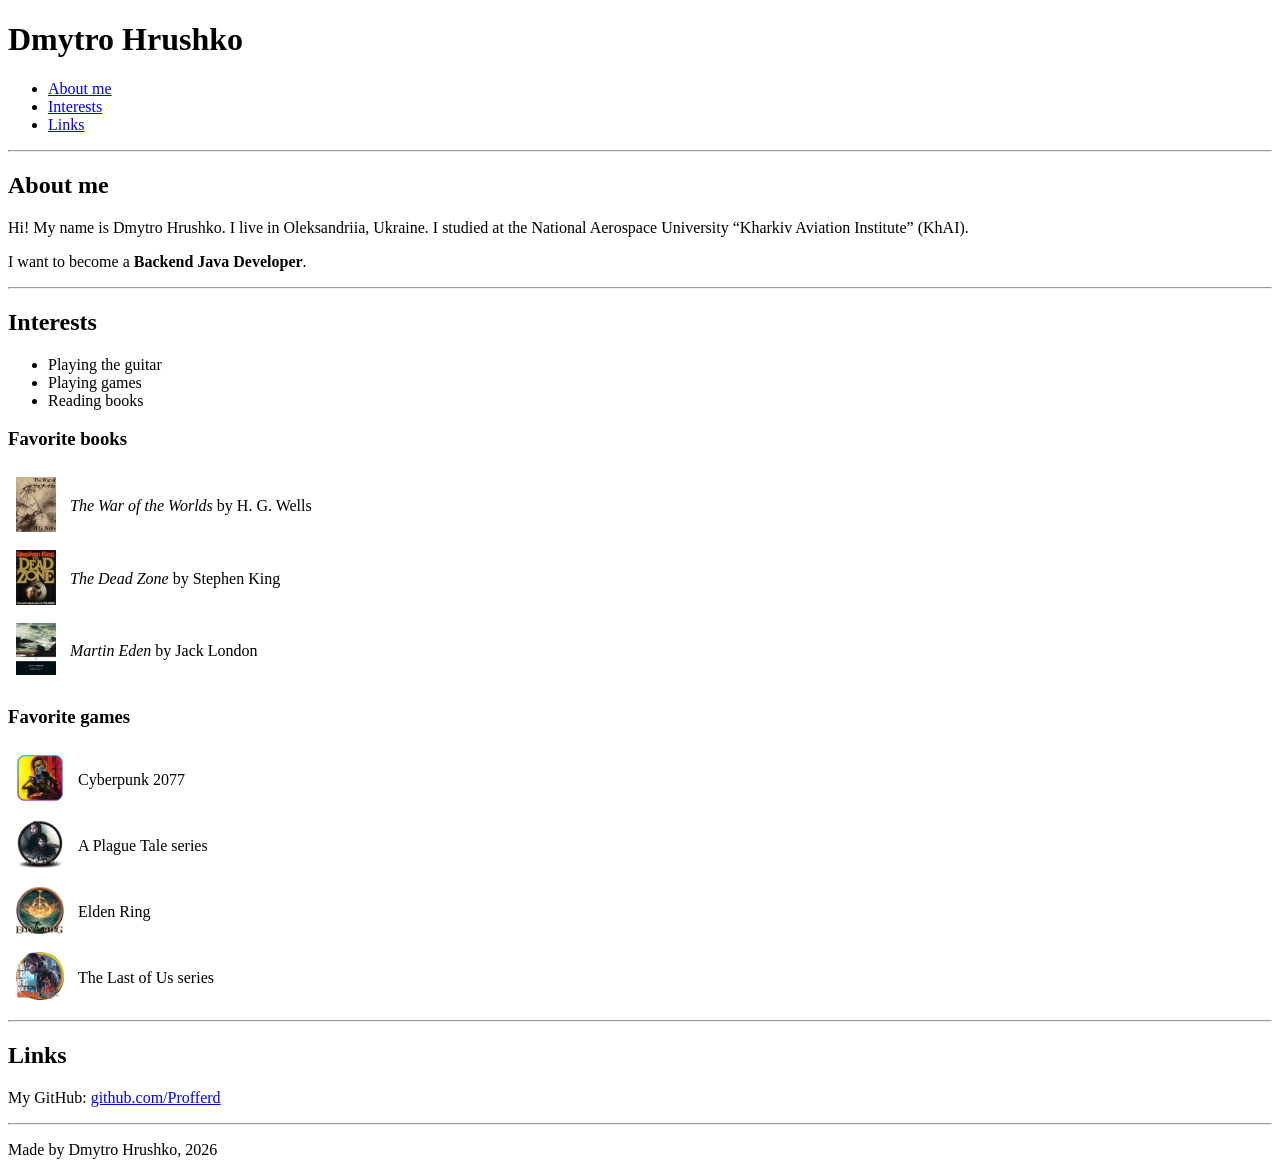
<file: index.html>
<!DOCTYPE html>
<html lang="en">
<head>
    <meta charset="UTF-8">
    <meta name="viewport" content="width=device-width, initial-scale=1.0">
    <title>Dmytro Hrushko</title>
</head>

<body>

<header>
    <h1>Dmytro Hrushko</h1>

    <nav>
        <ul>
            <li><a href="#about">About me</a></li>
            <li><a href="#interests">Interests</a></li>
            <li><a href="#links">Links</a></li>
        </ul>
    </nav>
</header>

<hr>

<main>
    <section id="about">
        <h2>About me</h2>
        <p>
            Hi! My name is Dmytro Hrushko. I live in Oleksandriia, Ukraine.
            I studied at the National Aerospace University
            &ldquo;Kharkiv Aviation Institute&rdquo; (KhAI).
        </p>
        <p>
            I want to become a <strong>Backend Java Developer</strong>.
        </p>
    </section>

    <hr>

    <section id="interests">
        <h2>Interests</h2>
        <ul>
            <li>Playing the guitar</li>
            <li>Playing games</li>
            <li>Reading books</li>
        </ul>

        <h3>Favorite books</h3>
        <table cellpadding="6">
            <colgroup>
                <col style="width: 50px;">
                <col style="width: auto;">
            </colgroup>
            <tr>
                <td><img src="images/wellscover.jpg" width="40" height="55" alt="Wells booke cover"></td>
                <td><em>The War of the Worlds</em> by H. G. Wells</td>
            </tr>
            <tr>
                <td><img src="images/kingcover.jpg" width="40" height="55" alt="King book cover"></td>
                <td><em>The Dead Zone</em> by Stephen King</td>
            </tr>
            <tr>
                <td><img src="images/londoncover.jpg" width="40" height="52" alt="London book cover"></td>
                <td><em>Martin Eden</em> by Jack London</td>
            </tr>
        </table>

        <h3>Favorite games</h3>
        <table cellpadding="6">
            <colgroup>
                <col style="width: 50px;">
                <col style="width: auto;">
            </colgroup>
            <tr>
                <td><img src="images/cyberpunk.png" width="48" height="48" alt="Cyberpunk 2077 icon"></td>
                <td>Cyberpunk 2077</td>
            </tr>
            <tr>
                <td><img src="images/plaguetale.png" width="48" height="48" alt="A Plague Tale icon"></td>
                <td>A Plague Tale series</td>
            </tr>
            <tr>
                <td><img src="images/eldenring.png" width="48" height="48" alt="Elden Ring icon"></td>
                <td>Elden Ring</td>
            </tr>
            <tr>
                <td><img src="images/thelastofus.png" width="48" height="48" alt="The Last of Us icon"></td>
                <td>The Last of Us series</td>
            </tr>
        </table>
    </section>

    <hr>

    <section id="links">
        <h2>Links</h2>
        <p>
            My GitHub:
            <a href="https://github.com/Profferd" target="_blank">github.com/Profferd</a>
        </p>
    </section>
</main>

<hr>

<footer>
    <p>Made by Dmytro Hrushko, 2026</p>
</footer>

</body>
</html>
</file>
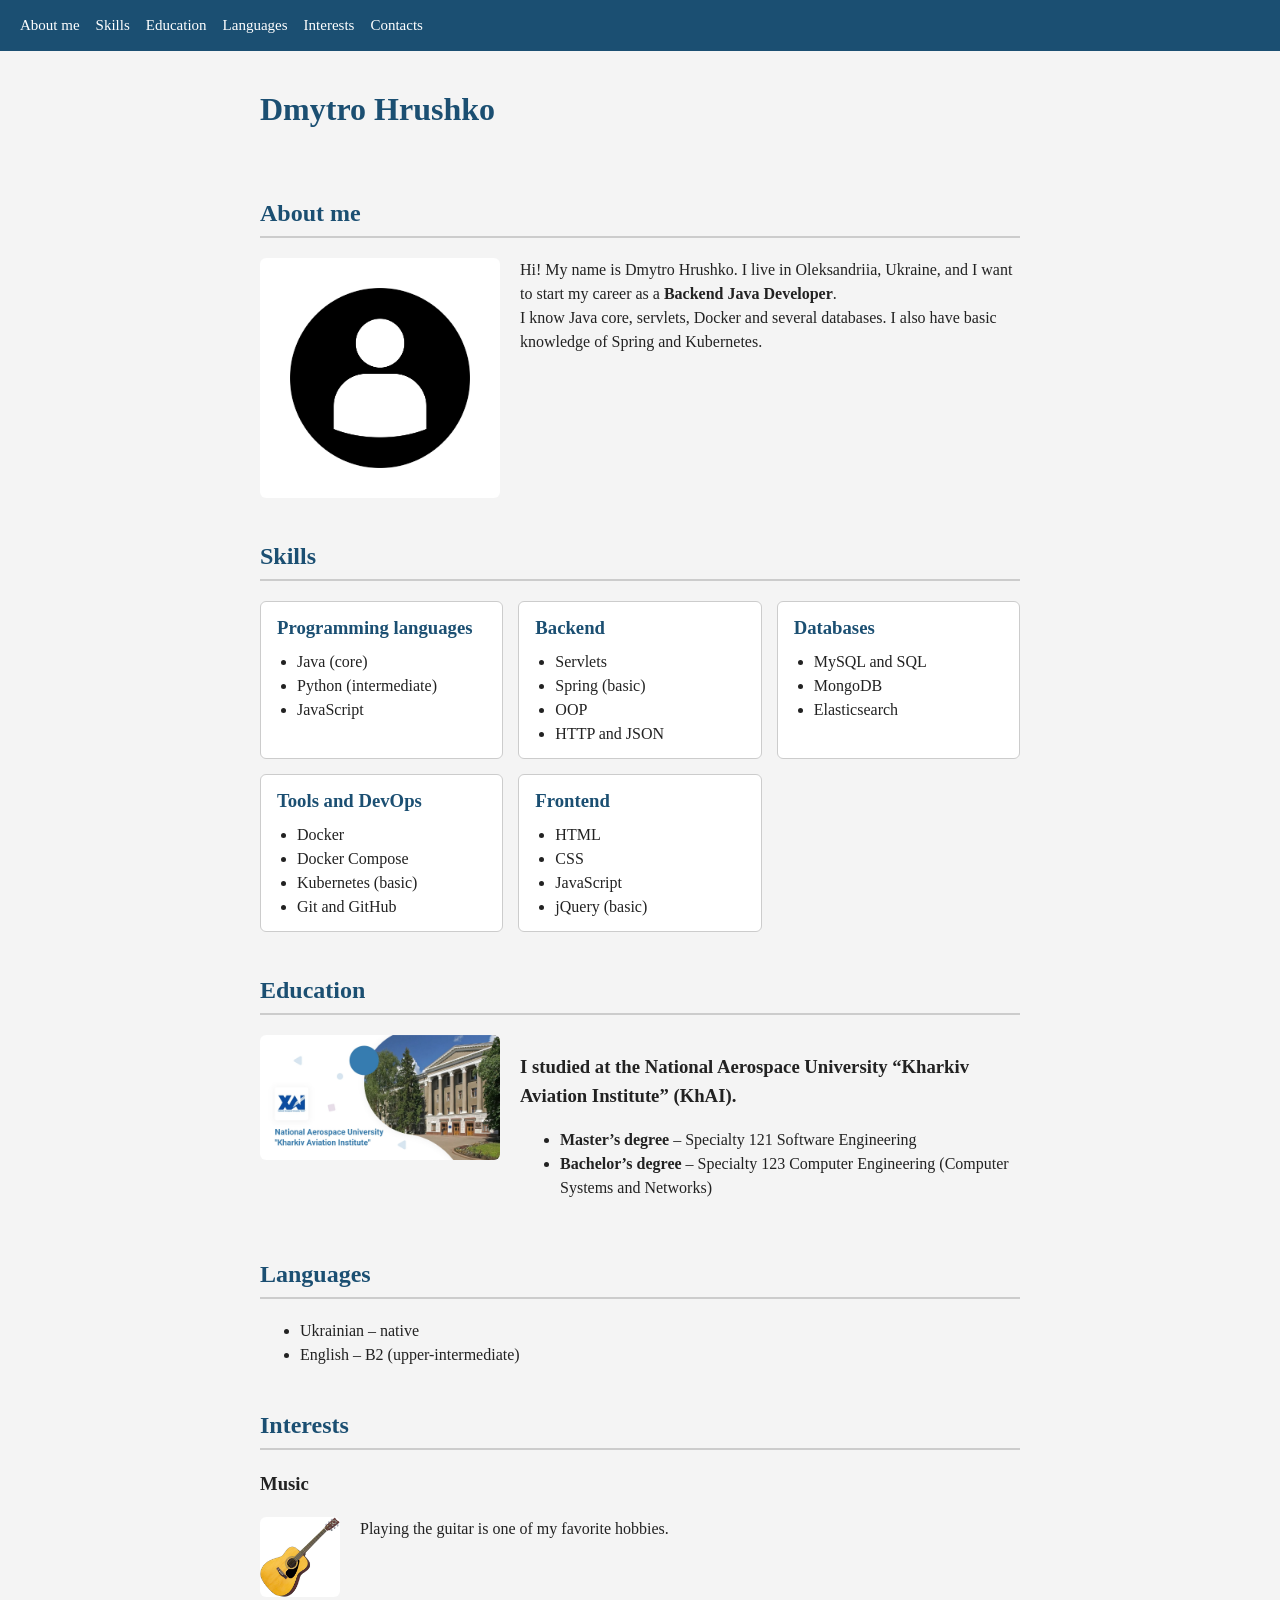
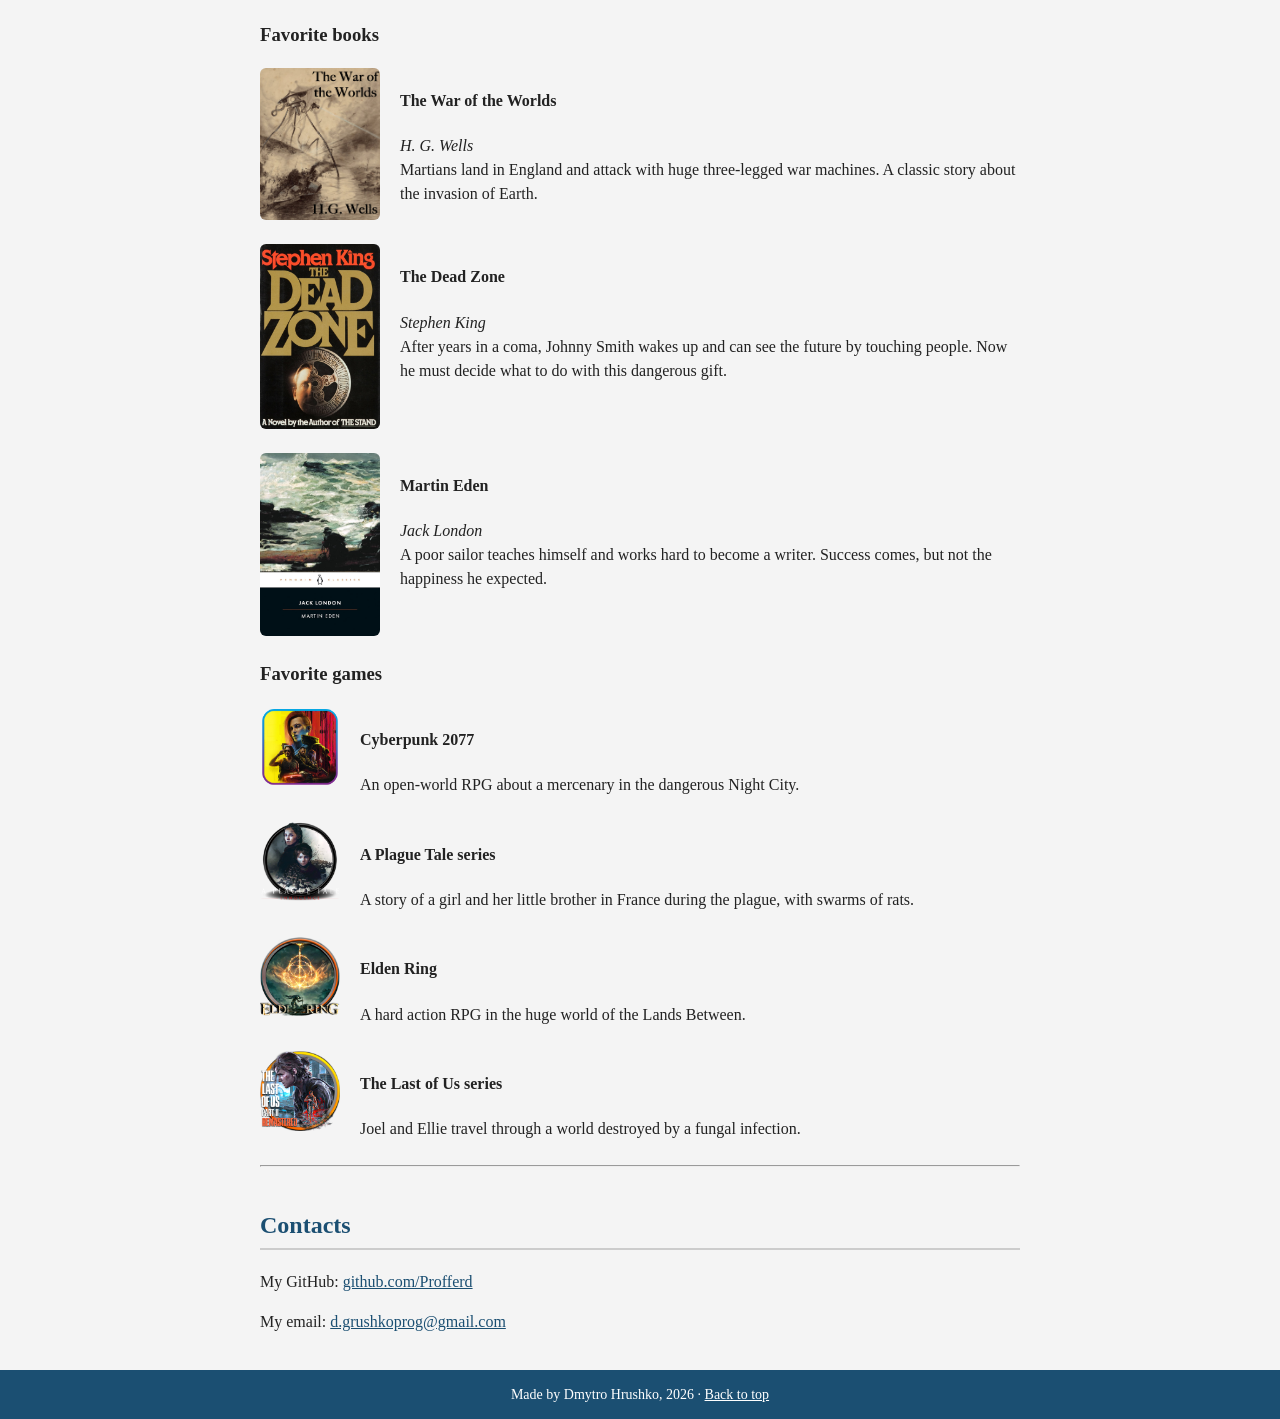
<file: task2/index.html>
<!DOCTYPE html>
<html lang="en">
<head>
    <meta charset="UTF-8">
    <meta name="viewport" content="width=device-width, initial-scale=1.0">
    <link rel="stylesheet" href="style.css">
    <title>Dmytro Hrushko</title>
</head>

<body>

<nav>
    <a href="#about">About me</a>
    <a href="#skills">Skills</a>
    <a href="#education">Education</a>
    <a href="#languages">Languages</a>
    <a href="#interests">Interests</a>
    <a href="#contacts">Contacts</a>
</nav>

<header id="top">
    <h1>Dmytro Hrushko</h1>
</header>


<main>
    <section id="about">
        <h2>About me</h2>
        <div class="item">
            <img class="big" src="images/user-icon.jpg" alt="Photo of me:)">
            <div class="text">
                <p>
                    Hi! My name is Dmytro Hrushko. I live in Oleksandriia, Ukraine,
                    and I want to start my career as a <strong>Backend Java Developer</strong>.
                </p>
                <p>
                    I know Java core, servlets, Docker and several databases.
                    I also have basic knowledge of Spring and Kubernetes.
                </p>
            </div>
        </div>
    </section>

    <section id="skills">
        <h2>Skills</h2>
        <div class="skills">

            <div class="skill-box">
                <h3>Programming languages</h3>
                <ul>
                    <li>Java (core)</li>
                    <li>Python (intermediate)</li>
                    <li>JavaScript</li>
                </ul>
            </div>

            <div class="skill-box">
                <h3>Backend</h3>
                <ul>
                    <li>Servlets</li>
                    <li>Spring (basic)</li>
                    <li>OOP</li>
                    <li>HTTP and JSON</li>
                </ul>
            </div>

            <div class="skill-box">
                <h3>Databases</h3>
                <ul>
                    <li>MySQL and SQL</li>
                    <li>MongoDB</li>
                    <li>Elasticsearch</li>
                </ul>
            </div>

            <div class="skill-box">
                <h3>Tools and DevOps</h3>
                <ul>
                    <li>Docker</li>
                    <li>Docker Compose</li>
                    <li>Kubernetes (basic)</li>
                    <li>Git and GitHub</li>
                </ul>
            </div>

            <div class="skill-box">
                <h3>Frontend</h3>
                <ul>
                    <li>HTML</li>
                    <li>CSS</li>
                    <li>JavaScript</li>
                    <li>jQuery (basic)</li>
                </ul>
            </div>

        </div>
    </section>

    <section id="education">
        <h2>Education</h2>
        <div class="item">
            <img class="big" src="images/khai.jpg" alt="National Aerospace University KhAI">
            <div class="text">
                <h3>
                    I studied at the National Aerospace University
                    &ldquo;Kharkiv Aviation Institute&rdquo; (KhAI).
                </h3>
                <ul>
                    <li>
                        <strong>Master&rsquo;s degree</strong> &ndash; Specialty 121
                        Software Engineering
                    </li>
                    <li>
                        <strong>Bachelor&rsquo;s degree</strong> &ndash; Specialty 123
                        Computer Engineering (Computer Systems and Networks)
                    </li>
                </ul>
            </div>
        </div>
    </section>

    <section id="languages">
        <h2>Languages</h2>
        <ul>
            <li>Ukrainian &ndash; native</li>
            <li>English &ndash; B2 (upper-intermediate)</li>
        </ul>
    </section>

    <section id="interests">
        <h2>Interests</h2>

        <h3>Music</h3>
        <div class="item">
            <img class="icon" src="images/myguitar.png" alt="My guitar">
            <div class="text">
                <p>Playing the guitar is one of my favorite hobbies.</p>
            </div>
        </div>

        <h3>Favorite books</h3>

        <div class="item">
            <img src="images/wellscover.jpg" alt="Wells booke cover">
            <div class="text">
                <h4>The War of the Worlds</h4>
                <p><em>H. G. Wells</em></p>
                <p>
                    Martians land in England and attack with huge three-legged war
                    machines. A classic story about the invasion of Earth.
                </p>
            </div>
        </div>

        <div class="item">
            <img src="images/kingcover.jpg" alt="King book cover">
            <div class="text">
                <h4>The Dead Zone</h4>
                <p><em>Stephen King</em></p>
                <p>
                    After years in a coma, Johnny Smith wakes up and can see the
                    future by touching people. Now he must decide what to do with
                    this dangerous gift.
                </p>
            </div>
        </div>

        <div class="item">
            <img src="images/londoncover.jpg" alt="London book cover">
            <div class="text">
                <h4>Martin Eden</h4>
                <p><em>Jack London</em></p>
                <p>
                    A poor sailor teaches himself and works hard to become a
                    writer. Success comes, but not the happiness he expected.
                </p>
            </div>
        </div>

        <h3>Favorite games</h3>

        <div class="item">
            <img class="icon" src="images/cyberpunk.png" alt="Cyberpunk 2077 icon">
            <div class="text">
                <h4>Cyberpunk 2077</h4>
                <p>An open-world RPG about a mercenary in the dangerous Night City.</p>
            </div>
        </div>

        <div class="item">
            <img class="icon" src="images/plaguetale.png" alt="A Plague Tale icon">
            <div class="text">
                <h4>A Plague Tale series</h4>
                <p>A story of a girl and her little brother in France during the plague, with swarms of rats.</p>
            </div>
        </div>

        <div class="item">
            <img class="icon" src="images/eldenring.png" alt="Elden Ring icon">
            <div class="text">
                <h4>Elden Ring</h4>
                <p>A hard action RPG in the huge world of the Lands Between.</p>
            </div>
        </div>

        <div class="item">
            <img class="icon" src="images/thelastofus.png" alt="The Last of Us icon">
            <div class="text">
                <h4>The Last of Us series</h4>
                <p>Joel and Ellie travel through a world destroyed by a fungal infection.</p>
            </div>
        </div>
    </section>

    <hr>

    <section id="contacts">
        <h2>Contacts</h2>
        <p>
            My GitHub:
            <a href="https://github.com/Profferd" target="_blank">github.com/Profferd</a>
        </p>
        <p>
            My email:
            <a href="mailto:d.grushkoprog@gmail.com">d.grushkoprog@gmail.com</a>
        </p>
    </section>

</main>

<footer>
    <p>Made by Dmytro Hrushko, 2026 &middot; <a href="#top">Back to top</a></p>
</footer>

</body>
</html>
</file>
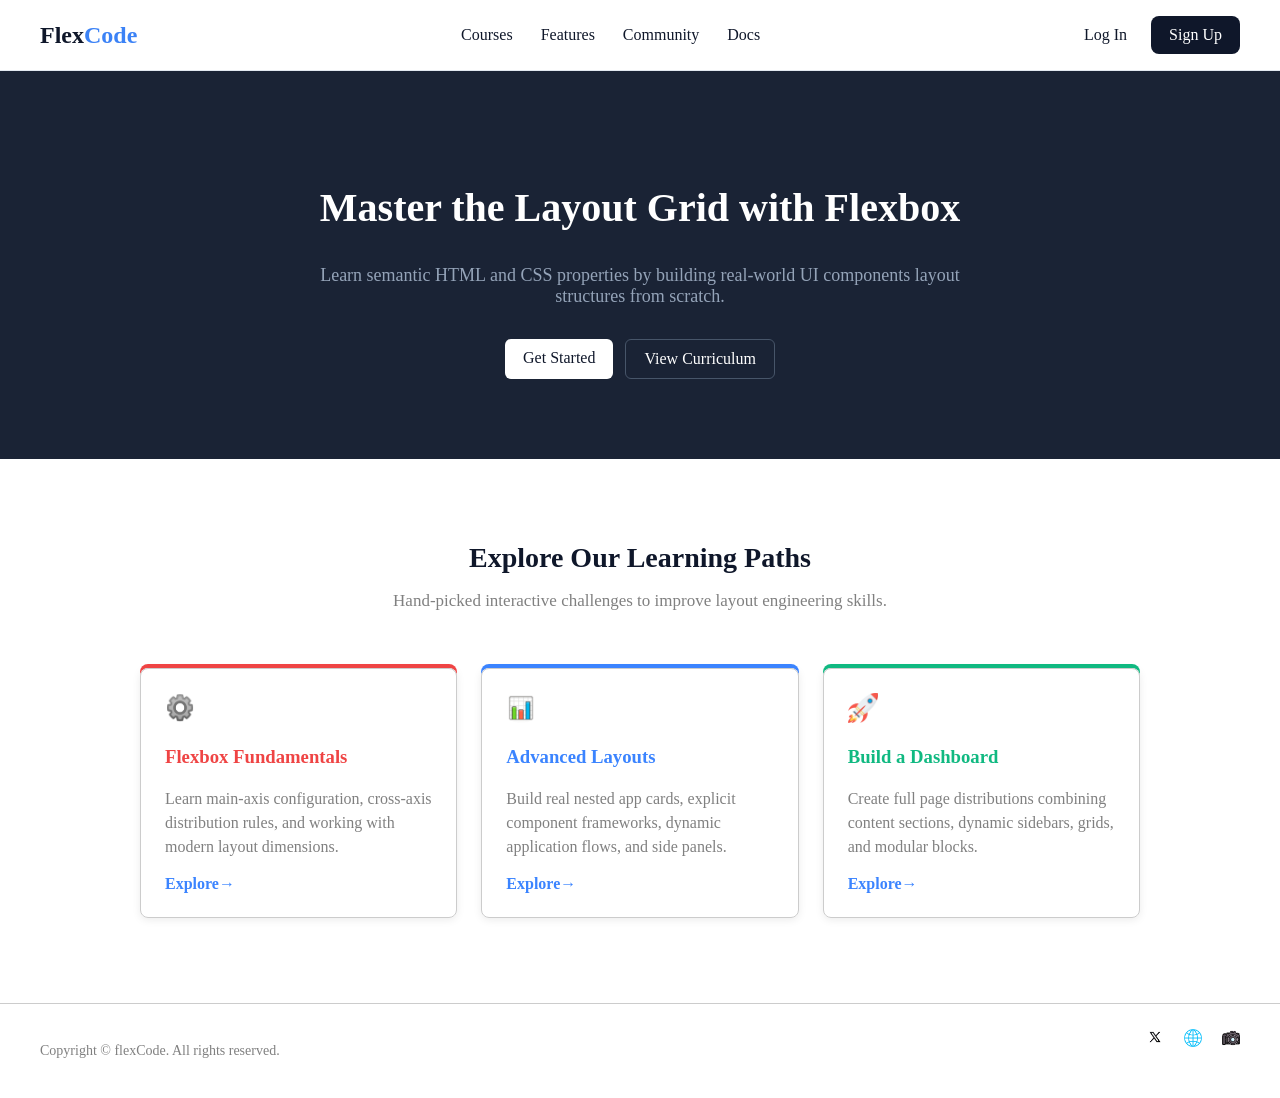
<file: task3/index.html>
<!DOCTYPE html>
<html lang="en">
<head>
  <meta charset="UTF-8">
  <meta name="viewport" content="width=device-width, initial-scale=1">
  <title>FlexCode</title>
  <link rel="stylesheet" href="style.css">
</head>

<body>

  <header class="header">
    <a href="#" class="logo">Flex<span>Code</span></a>

    <nav class="menu">
      <a href="#">Courses</a>
      <a href="#">Features</a>
      <a href="#">Community</a>
      <a href="#">Docs</a>
    </nav>

    <div class="auth">
      <a href="#" class="login">Log In</a>
      <a href="#" class="signup">Sign Up</a>
    </div>
  </header>

  <main>

    <section class="main-box">
      <h1>Master the Layout Grid with Flexbox</h1>
      <p>
        Learn semantic HTML and CSS properties by building real-world UI components
        layout structures from scratch.
      </p>
      <div class="main-box-buttons">
        <a href="#" class="btn-light">Get Started</a>
        <a href="#" class="btn-outline">View Curriculum</a>
      </div>
    </section>

    <section class="center-text">
      <h2>Explore Our Learning Paths</h2>
      <p class="subtitle">
        Hand-picked interactive challenges to improve layout engineering skills.
      </p>

      <div class="cards">

        <div class="card card--red">
          <div class="icon">
            <img class="icon" src="images/gear.png" alt="gear icon">
          </div>
          <h3>Flexbox Fundamentals</h3>
          <p>
            Learn main-axis configuration, cross-axis distribution rules,
            and working with modern layout dimensions.
          </p>
          <a href="#" class="explore">Explore&rarr;</a>
        </div>

        <div class="card card--blue">
          <div class="icon">
            <img class="icon" src="images/chart.png" alt="chart icon">
          </div>
          <h3>Advanced Layouts</h3>
          <p>
            Build real nested app cards, explicit component frameworks,
            dynamic application flows, and side panels.
          </p>
          <a href="#" class="explore">Explore&rarr;</a>
        </div>

        <div class="card card--green">
          <div class="icon">
            <img class="icon" src="images/rocket.png" alt="rocket icon">
          </div>
          <h3>Build a Dashboard</h3>
          <p>
            Create full page distributions combining content sections,
            dynamic sidebars, grids, and modular blocks.
          </p>
          <a href="#" class="explore">Explore&rarr;</a>
        </div>

      </div>
    </section>

  </main>

  <footer class="footer">
    <p>Copyright © flexCode. All rights reserved.</p>
    <div class="social">
      <a href="#">
        <img src="images/x.png" alt="x icon">
      </a>
      <a href="#">
        <img src="images/globe.png" alt="globe icon">
      </a>
      <a href="#">
        <img src="images/camera.png" alt="camera icon">
      </a>
    </div>
  </footer>

</body>
</html>
</file>
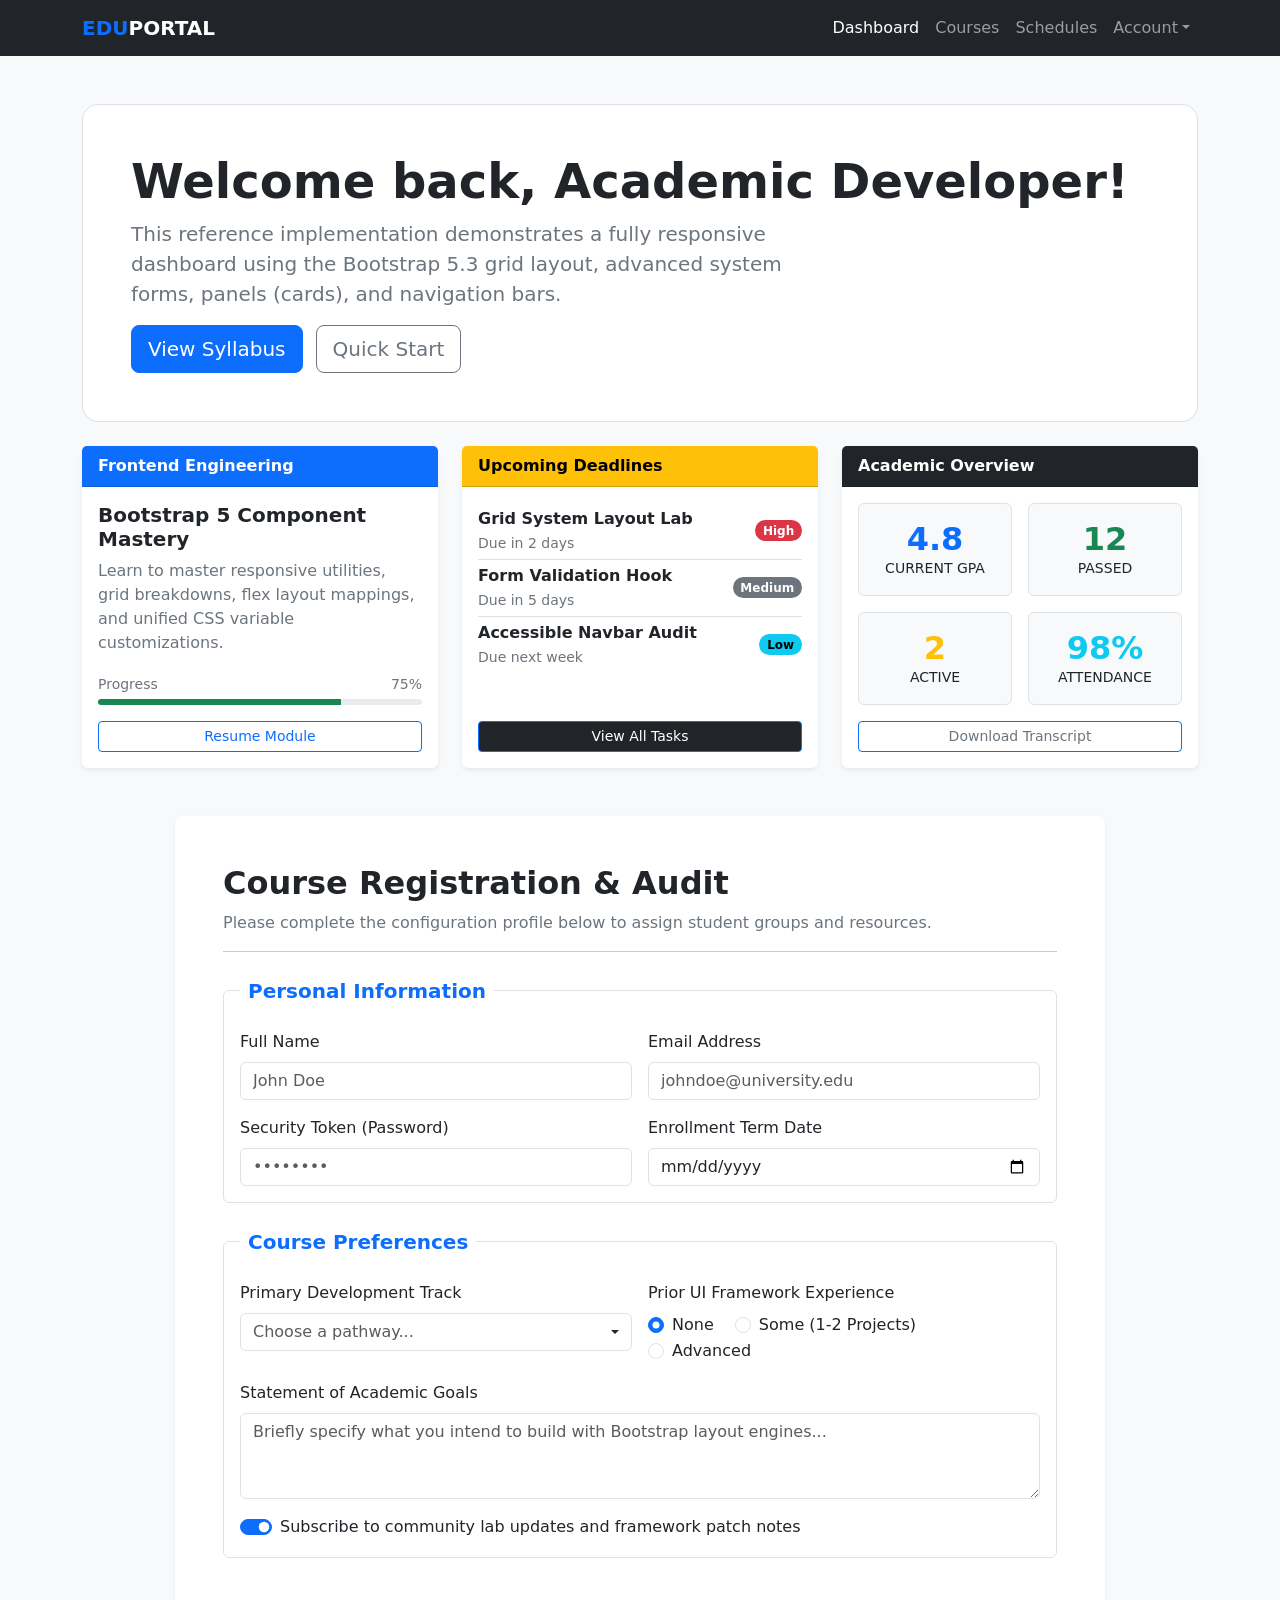
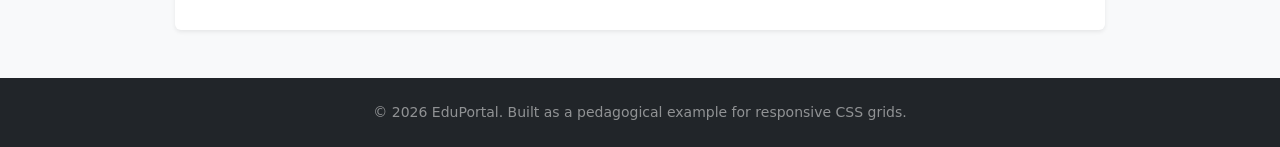
<file: task4/index.html>
<!DOCTYPE html>
<html lang="en">
<head>
    <meta charset="UTF-8">
    <meta name="viewport" content="width=device-width, initial-scale=1">
    <title>EduPortal</title>

    <link href="https://cdn.jsdelivr.net/npm/bootstrap@5.3.8/dist/css/bootstrap.min.css" rel="stylesheet">
    <link href="style.css" rel="stylesheet">
</head>

<body class="bg-light d-flex flex-column min-vh-100" style="padding-top: 56px;">

<nav class="navbar navbar-expand-lg navbar-dark bg-dark fixed-top">
    <div class="container">
        <a class="navbar-brand fw-bold"><span class="text-primary">EDU</span>PORTAL</a>

        <button class="navbar-toggler" type="button"
                data-bs-toggle="collapse" data-bs-target="#mainMenu"
                aria-controls="mainMenu" aria-expanded="false" aria-label="Toggle navigation">
            <span class="navbar-toggler-icon"></span>
        </button>

        <div class="collapse navbar-collapse" id="mainMenu">
            <ul class="navbar-nav ms-auto">
                <li class="nav-item"><a class="nav-link active" aria-current="page" href="#">Dashboard</a></li>
                <li class="nav-item"><a class="nav-link" href="#">Courses</a></li>
                <li class="nav-item"><a class="nav-link" href="#">Schedules</a></li>
                <li class="nav-item dropdown">
                    <a class="nav-link dropdown-toggle" href="#" role="button"
                       data-bs-toggle="dropdown" aria-expanded="false">Account</a>
                    <ul class="dropdown-menu dropdown-menu-end">
                        <li><a class="dropdown-item" href="#">My Profile</a></li>
                        <li><a class="dropdown-item" href="#">Settings</a></li>
                        <li>
                            <hr class="dropdown-divider">
                        </li>
                        <li><a class="dropdown-item" href="#">Logout</a></li>
                    </ul>
                </li>
            </ul>
        </div>
    </div>
</nav>

<main class="container my-5 flex-grow-1">

    <section class="p-5 mb-4 bg-white border rounded-4">
        <h1 class="display-5 fw-bold">Welcome back, Academic Developer!</h1>
        <p class="lead text-secondary col-lg-8">
            This reference implementation demonstrates a fully responsive dashboard
            using the Bootstrap 5.3 grid layout, advanced system forms, panels (cards),
            and navigation bars.
        </p>
        <a class="btn btn-primary btn-lg me-2" href="#">View Syllabus</a>
        <a class="btn btn-outline-secondary btn-lg" href="#">Quick Start</a>
    </section>

    <div class="row g-4 mb-5 justify-content-center">
        <div class="col-12 col-md-6 col-lg-4">
            <div class="card h-100 hover-lift border-0 shadow-sm card-hover">
                <div class="card-header bg-primary text-white fw-semibold">Frontend Engineering</div>
                <div class="card-body d-flex flex-column">
                    <h5 class="card-title fw-bold">Bootstrap 5 Component Mastery</h5>
                    <p class="card-text text-secondary">
                        Learn to master responsive utilities, grid breakdowns, flex layout
                        mappings, and unified CSS variable customizations.
                    </p>
                    <div class="mt-auto">
                        <div class="d-flex justify-content-between small text-secondary mb-1">
                            <span>Progress</span>
                            <span>75%</span>
                        </div>
                        <div class="progress mb-3" style="height: 6px;">
                            <div class="progress-bar bg-success" style="width: 75%;"></div>
                        </div>
                        <a href="#" class="btn btn-outline-primary btn-sm w-100">Resume Module</a>
                    </div>
                </div>
            </div>
        </div>

        <div class="col-12 col-md-6 col-lg-4 ">
            <div class="card h-100 border-0 shadow-sm card-hover">
                <div class="card-header bg-warning text-black fw-semibold">Upcoming Deadlines</div>
                <div class="card-body d-flex flex-column">
                    <ul class="list-group list-group-flush mb-3" style="--bs-list-group-item-padding-y: 0.25rem">
                        <li class="list-group-item d-flex justify-content-between align-items-center px-0">
                            <div>
                                <div class="fw-bold">Grid System Layout Lab</div>
                                <small class="text-secondary">Due in 2 days</small>
                            </div>
                            <span class="badge rounded-pill text-bg-danger">High</span>
                        </li>
                        <li class="list-group-item d-flex justify-content-between align-items-center px-0">
                            <div>
                                <div class="fw-bold">Form Validation Hook</div>
                                <small class="text-secondary">Due in 5 days</small>
                            </div>
                            <span class="badge rounded-pill text-bg-secondary">Medium</span>
                        </li>
                        <li class="list-group-item d-flex justify-content-between align-items-center px-0">
                            <div>
                                <div class="fw-bold">Accessible Navbar Audit</div>
                                <small class="text-secondary">Due next week</small>
                            </div>
                            <span class="badge rounded-pill text-bg-info">Low</span>
                        </li>
                    </ul>
                    <div class="mt-auto">
                        <a href="#" class="btn bg-dark btn-outline-primary text-white btn-sm w-100">View All Tasks</a>
                    </div>
                </div>
            </div>
        </div>

        <div class="col-12 col-lg-4">
            <div class="card h-100 border-0 shadow-sm card-hover">
                <div class="card-header bg-dark text-white fw-semibold">Academic Overview</div>
                <div class="card-body d-flex flex-column ">
                    <div class="row g-3 mb-3">
                        <div class="col-6">
                            <div class="border rounded bg-light text-center p-3">
                                <div class="h2 fw-bold mb-0 text-primary">4.8</div>
                                <div class="small text-uppercase">Current GPA</div>
                            </div>
                        </div>
                        <div class="col-6">
                            <div class="border rounded bg-light text-center p-3">
                                <div class="h2 fw-bold mb-0 text-success">12</div>
                                <div class="small text-uppercase">Passed</div>
                            </div>
                        </div>
                        <div class="col-6">
                            <div class="border rounded bg-light text-center p-3">
                                <div class="h2 fw-bold mb-0 text-warning">2</div>
                                <div class="small text-uppercase">Active</div>
                            </div>
                        </div>
                        <div class="col-6">
                            <div class="border rounded bg-light text-center p-3">
                                <div class="h2 fw-bold mb-0 text-info">98%</div>
                                <div class="small text-uppercase">Attendance</div>
                            </div>
                        </div>
                    </div>
                    <div class="mt-auto">
                        <a href="#" class="btn btn-outline-primary text-secondary btn-sm w-100">Download Transcript</a>
                    </div>
                </div>
            </div>
        </div>
    </div>

    <section class="col-lg-10 mx-auto bg-white p-5 rounded shadow-sm">
        <h2 class="fw-bold">Course Registration &amp; Audit</h2>
        <p class="text-secondary mb-0">
            Please complete the configuration profile below to assign student groups and resources.
        </p>
        <hr class="mb-4">

        <form>

            <fieldset class="border rounded p-3 mb-4">
                <legend class="float-none w-auto px-2 fs-5 fw-bold text-primary">Personal Information</legend>
                <div class="row g-3">
                    <div class="col-md-6">
                        <label for="fullName" class="form-label">Full Name</label>
                        <input type="text" class="form-control" id="fullName" placeholder="John Doe">
                    </div>
                    <div class="col-md-6">
                        <label for="email" class="form-label">Email Address</label>
                        <input type="email" class="form-control" id="email" placeholder="johndoe@university.edu">
                    </div>
                    <div class="col-md-6">
                        <label for="password" class="form-label">Security Token (Password)</label>
                        <input type="password" class="form-control" id="password" placeholder="••••••••">
                    </div>
                    <div class="col-md-6">
                        <label for="termDate" class="form-label">Enrollment Term Date</label>
                        <input type="date" class="form-control" id="termDate">
                    </div>
                </div>
            </fieldset>

            <fieldset class="border rounded p-3 mb-4">
                <legend class="float-none w-auto px-2 fs-5 fw-bold text-primary">Course Preferences</legend>
                <div class="row g-3">
                    <div class="col-md-6">
                        <label for="dropdownMenuButton" class="form-label">Primary Development Track</label>
                        <div class="dropdown custom-input-dropdown">
                            <button
                                    class="form-control text-start d-flex align-items-center justify-content-between dropdown-toggle"
                                    type="button"
                                    id="dropdownMenuButton"
                                    data-bs-toggle="dropdown"
                                    aria-expanded="false">
                                <span class="text-muted">Choose a pathway...</span>
                            </button>

                            <ul class="dropdown-menu w-100" aria-labelledby="dropdownMenuButton">
                                <li><a class="dropdown-item" href="#">Frontend Architecture (HTML/CSS/Bootstrap)</a>
                                </li>
                                <li><a class="dropdown-item" href="#">Backend Engineering (Java/Node.js/Python)</a></li>
                                <li><a class="dropdown-item" href="#">Full-Stack Advanced Application</a></li>
                            </ul>
                        </div>
                    </div>
                    <div class="col-md-6">
                        <label class="form-label d-block">Prior UI Framework Experience</label>
                        <div class="form-check form-check-inline">
                            <input class="form-check-input" type="radio" name="experience" id="expNone" checked>
                            <label class="form-check-label" for="expNone">None</label>
                        </div>
                        <div class="form-check form-check-inline">
                            <input class="form-check-input" type="radio" name="experience" id="expSome">
                            <label class="form-check-label" for="expSome">Some (1-2 Projects)</label>
                        </div>
                        <div class="form-check form-check-inline">
                            <input class="form-check-input" type="radio" name="experience" id="expAdvanced">
                            <label class="form-check-label" for="expAdvanced">Advanced</label>
                        </div>
                    </div>
                    <div class="col-md-12">
                        <label for="goals" class="form-label">Statement of Academic Goals</label>
                        <textarea class="form-control" id="goals" rows="3"
                                  placeholder="Briefly specify what you intend to build with Bootstrap layout engines..."></textarea>
                    </div>

                    <div class="col-12">
                    <div class="form-check form-switch">
                        <input class="form-check-input" type="checkbox" role="switch" id="updates" checked>
                        <label class="form-check-label" for="updates">
                            Subscribe to community lab updates and framework patch notes
                        </label>
                    </div>
                </div>

                </div>
            </fieldset>

        </form>
    </section>

</main>

<footer class="bg-dark text-white-50 text-center small py-4">
    &copy; 2026 EduPortal. Built as a pedagogical example for responsive CSS grids.
</footer>

<script src="https://cdn.jsdelivr.net/npm/bootstrap@5.3.8/dist/js/bootstrap.bundle.min.js"></script>
</body>
</html>
</file>
<file: task2/style.css>
html {
    scroll-behavior: smooth;
    scroll-padding-top: 70px;
}

body {
    margin: 0;
    padding-top: 64px;
    min-height: 100vh;
    display: flex;
    flex-direction: column;
    font-family: Verdana;
    line-height: 1.5;
    background-color: #f4f4f4;
    color: #222222;
}

nav {
    position: fixed;
    top: 0;
    left: 0;
    width: 100%;
    box-sizing: border-box;
    padding: 14px 20px;
    display: flex;
    flex-wrap: wrap;
    gap: 6px 16px;
    background-color: #1b4f72;
    z-index: 10;
}

nav a {
    color: #ffffff;
    text-decoration: none;
    font-size: 15px;
}

nav a:hover {
    text-decoration: underline;
}

header,
main {
    width: 100%;
    max-width: 800px;
    margin: 0 auto;
    padding: 0 20px;
    box-sizing: border-box;
}

main {
    flex: 1;
}

h1,
h2 {
    color: #1b4f72;
}

h2 {
    border-bottom: 2px solid #cccccc;
    padding-bottom: 5px;
    margin-top: 40px;
}

a {
    color: #1b4f72;
}

.item {
    display: flex;
    flex-wrap: wrap;
    gap: 20px;
    align-items: flex-start;
    margin-bottom: 24px;
}

.item img {
    width: 120px;
    height: auto;
    border-radius: 6px;
}

.item img.big {
    width: 240px;
}

.item img.icon {
    width: 80px;
}

.item .text {
    flex: 1;
    min-width: 220px;
}

.item h3
.item h4 {
    margin: 0 0 6px;
}

.item p {
    margin: 0;
}

footer {
    margin-top: 20px;
    padding: 0px;
    text-align: center;
    font-size: 14px;
    color: #ffffff;
    background-color: #1b4f72;
}

footer a {
    color: #ffffff;
}

.skills {
    display: grid;
    grid-template-columns: repeat(auto-fit, minmax(220px, 2fr));
    gap: 15px;
}

.skill-box {
    background-color: #ffffff;
    border: 1px solid #cccccc;
    border-radius: 6px;
    padding: 12px 16px;
}

.skill-box h3 {
    margin: 0 0 8px;
    color: #1b4f72;
}

.skill-box ul {
    margin: 0;
    padding-left: 20px;
}
</file>
<file: task3/style.css>
body {
    margin: 0;
    font-family: "Segoe UI";
    color: #0f172a;
    min-height: 100vh;
    display: flex;
    flex-direction: column;
}

main {
    flex: 1;
}

a {
    text-decoration: none;
    color: inherit;
}

.header {
    display: flex;
    justify-content: space-between;
    align-items: center;
    padding: 16px 40px;
    border-bottom: 1px solid #e2e8f0;
}

.logo {
    font-size: 24px;
    font-weight: bold;
}

.logo span {
    color: #3b82f6;
}

.menu {
    display: flex;
    gap: 28px;
}

.auth {
    display: flex;
    align-items: center;
    gap: 24px;
}

.signup {
    background-color: #0f172a;
    color: #ffffff;
    padding: 10px 18px;
    border-radius: 8px;
}

.main-box {
    display: flex;
    flex-direction: column;
    align-items: center;
    text-align: center;
    padding: 80px 20px;
    background-color: #1a2335;
    color: #ffffff;
}

.main-box h1 {
    font-size: 40px;
    margin-bottom: 16px;
}

.main-box p {
    max-width: 640px;
    color: #94a3b8;
    font-size: 18px;
    margin-bottom: 32px;
}

.main-box-buttons {
    display: flex;
    gap: 12px;
}

.btn-light {
    background-color: #ffffff;
    color: #0f172a;
    padding: 10px 18px;
    border-radius: 6px;
}

.btn-outline {
    border: 1px solid #475569;
    padding: 10px 18px;
    border-radius: 6px;
}

.center-text {
    display: flex;
    flex-direction: column;
    align-items: center;
    text-align: center;
    padding: 60px 30px;
}

.center-text h2 {
    font-size: 28px;
    margin-bottom: 0px;
}

.center-text p {
    color: gray;
    margin-bottom: 32px;
}

.center-text .subtitle {
    color: gray;
    margin-bottom: 32px;
    font-size: 17px;
}

.cards {
    display: flex;
    flex-wrap: wrap;
    justify-content: center;
    grid-template-columns: repeat(auto-fill, minmax(260px, 1fr));
    padding: 25px 0px;
    gap: 24px;
    width: 100%;
    max-width: 1000px;
    margin: 0 auto;
}

.card {
    --shadow-color: gray;
    transition: transform 0.2s ease, box-shadow 0.2s ease;
    display: flex;
    flex: 1 1 280px;
    max-width: 320px;
    box-sizing: border-box;
    flex-direction: column;
    font-family: "Segoe UI";
    padding: 24px;
    border-radius: 8px;
    border: 1px solid #cccccc;
    text-align: start;
    box-shadow: 0px -4px 0px 0px var(--shadow-color),
    0 2px 8px rgba(0, 0, 0, 0.08);
}

.card:hover {
    transform: translateY(-6px);
    box-shadow: 0 -4px 0 0 var(--accent),
    0 14px 28px rgba(0, 0, 0, 0.15);
}

.card p {
    color: gray;
    line-height: 1.5;
    margin: 0 0 16px;
}

.explore {
    margin-top: auto;
    align-self: flex-start;
    color: rgb(59, 132, 255);
    font-weight: bold;
}

.card--red {
    --shadow-color: rgb(239, 68, 68);
}

.card--blue {
    --shadow-color: rgb(59, 132, 255);
}

.card--green {
    --shadow-color: rgb(16, 185, 129);
}

.card h3 {
    color: var(--shadow-color);
}


.footer {
    display: flex;
    justify-content: space-between;
    padding: 25px 40px;
    text-align: center;
    border-top: 1px solid #cccccc;
    font-size: 14px;
    color: gray;
}

.social {
    display: flex;
    gap: 20px;
}

.social img {
    display: block;
    width: 18px;
}

.icon img {
    transition: transform 0.2s ease;
    width: 30px;
    height: 30px;
    object-fit: contain;
}

.card:hover .icon img {
    transform: scale(1.25) rotate(8deg);
}
</file>
<file: task4/style.css>
.card-hover {
    transition: transform 0.2s ease, box-shadow 0.2s ease;
}

.card-hover:hover {
    transform: translateY(-6px);
    --bs-box-shadow-sm: 0 12px 24px rgba(0, 0, 0, 0.15);
}
</file>
